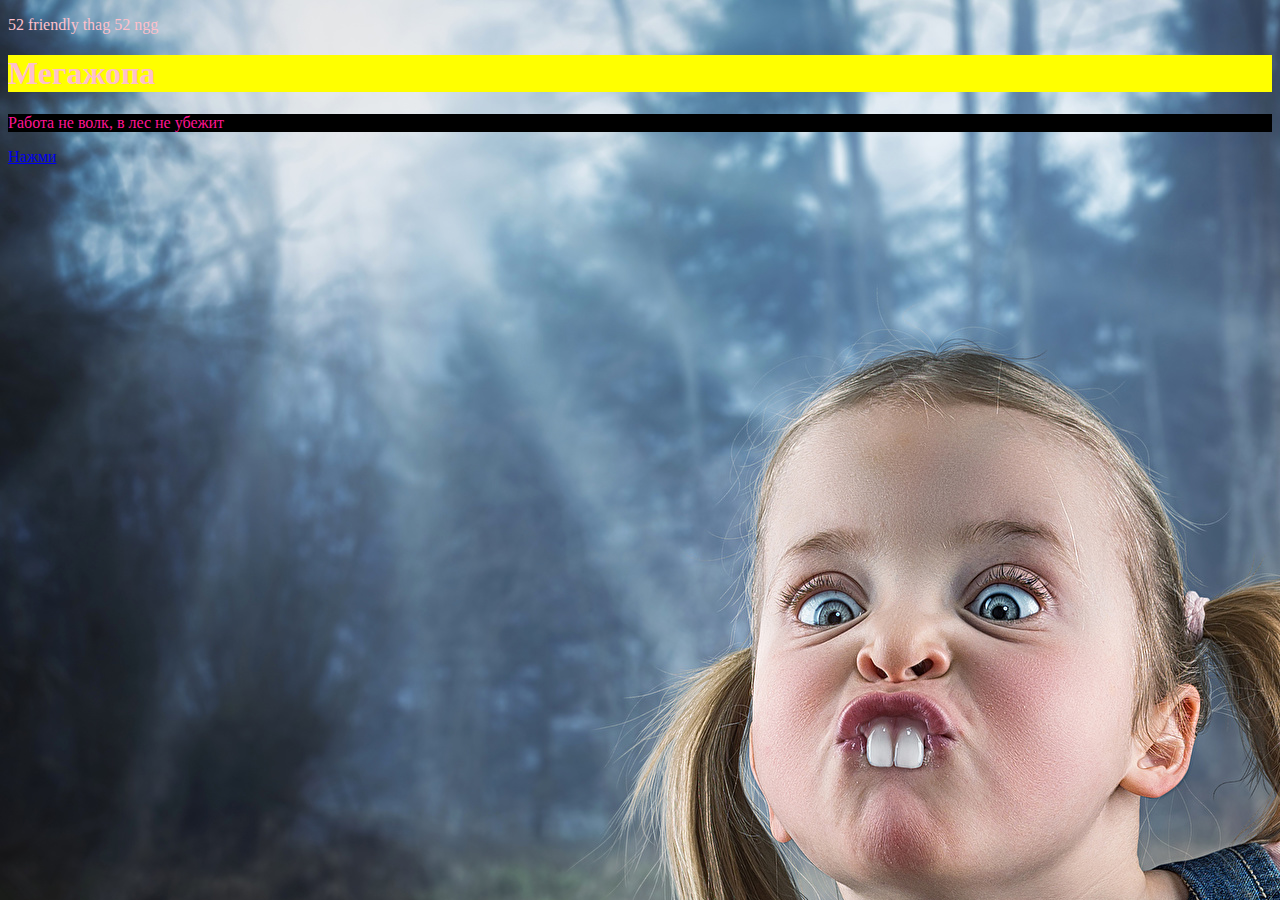
<file: yrok_21/index.html>
<!DOCTYPE html>
<html lang="en">
<head>
    <meta charset="UTF-8">
    <title>Кораблёбус</title>
    <link href="main.css" rel="stylesheet">
</head>
<body>
    <p class="b">
        52 friendly thag 52 ngg
    </p>
    <h1 class="a">
    Мегажопа
    </h1>
     <p class="oleg">
         Работа не волк, в лес не убежит
    </p>

    <a href = 'from.html'>Нажми</a>
</body>
</html>
</file>
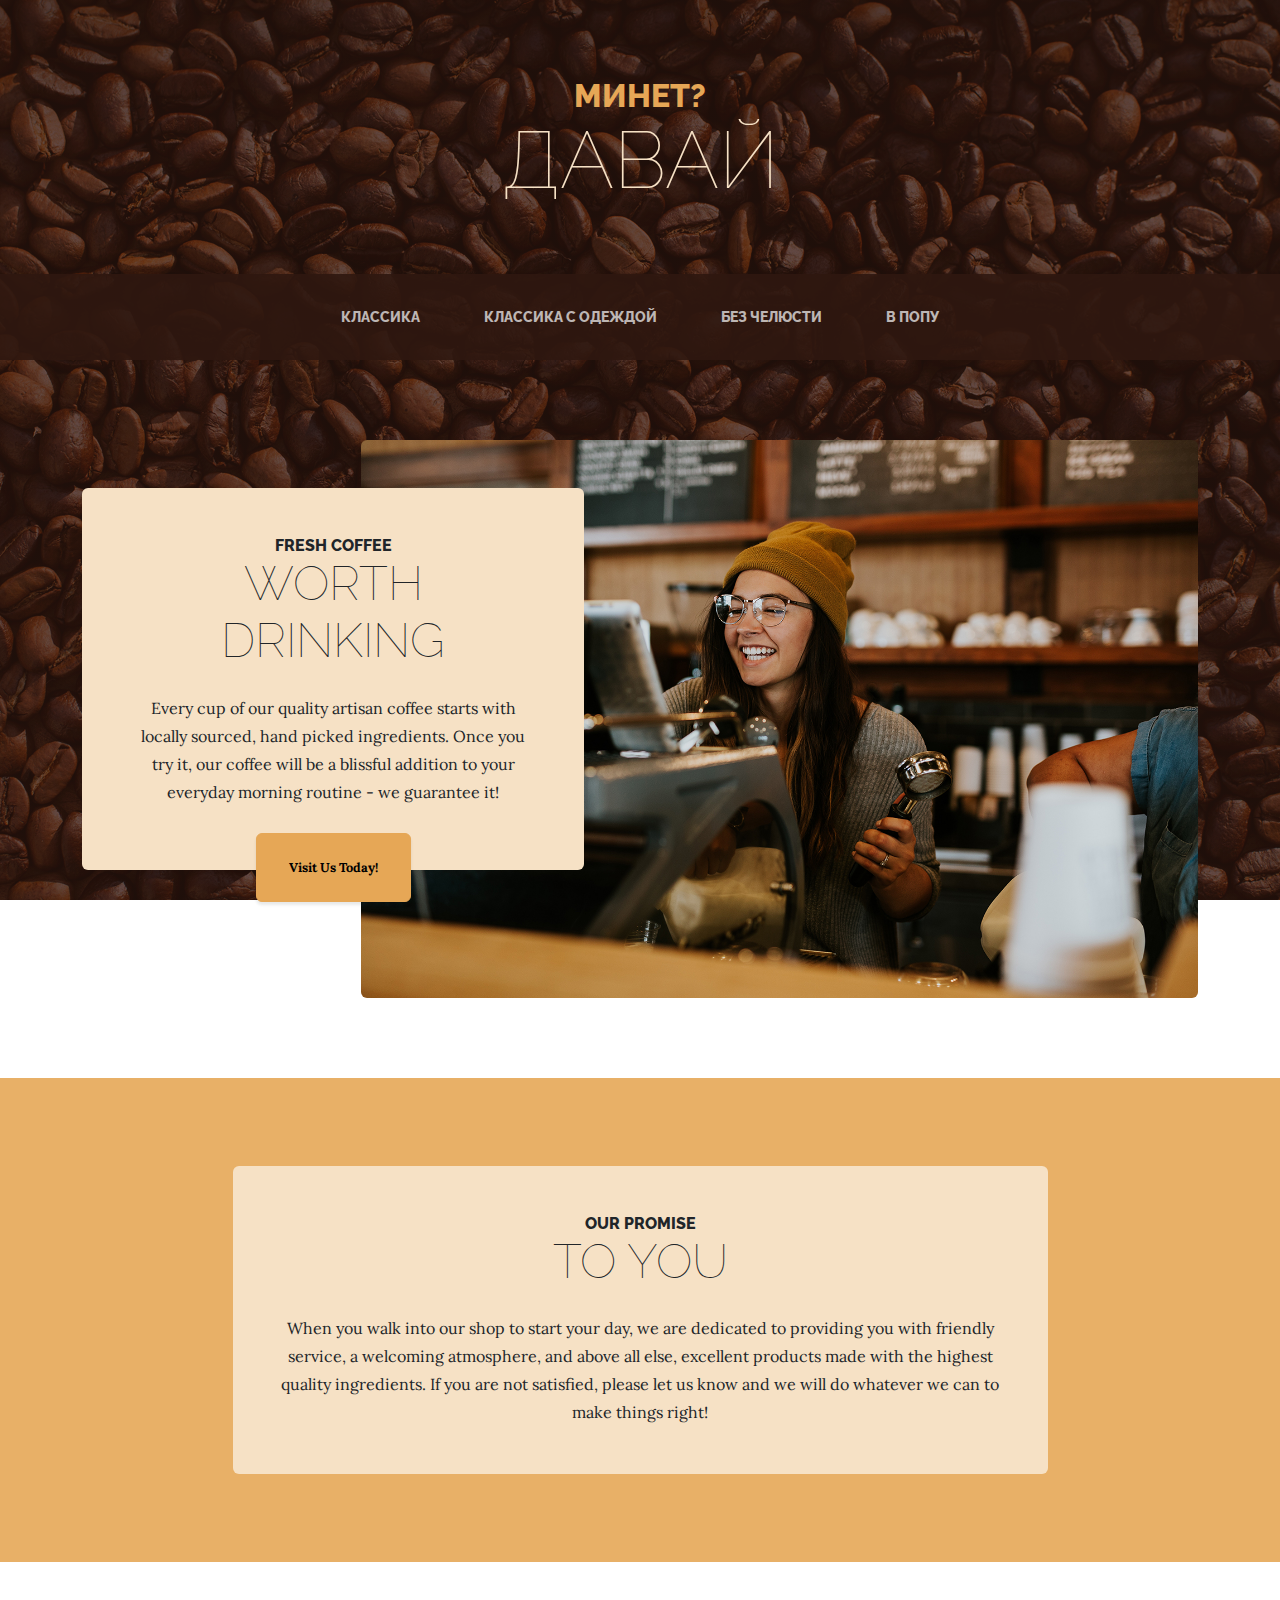
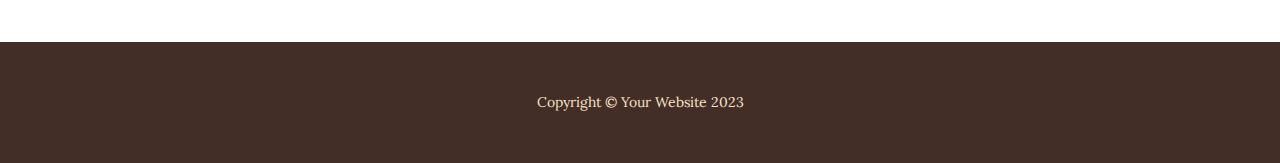
<file: yrok_21/templates_boostrap/index.html>
<!DOCTYPE html>
<html lang="en">
    <head>
        <meta charset="utf-8" />
        <meta name="viewport" content="width=device-width, initial-scale=1, shrink-to-fit=no" />
        <meta name="description" content="" />
        <meta name="author" content="" />
        <title>Продаю людей, бананы</title>
        <link rel="icon" type="image/x-icon" href="assets/favicon.ico" />
        <!-- Google fonts-->
        <link href="https://fonts.googleapis.com/css?family=Raleway:100,100i,200,200i,300,300i,400,400i,500,500i,600,600i,700,700i,800,800i,900,900i" rel="stylesheet" />
        <link href="https://fonts.googleapis.com/css?family=Lora:400,400i,700,700i" rel="stylesheet" />
        <!-- Core theme CSS (includes Bootstrap)-->
        <link href="css/styles.css" rel="stylesheet" />
    </head>
    <body>
        <header>
            <h1 class="site-heading text-center text-faded d-none d-lg-block">
                <span class="site-heading-upper text-primary mb-3">Минет?</span>
                <span class="site-heading-lower">давай</span>
            </h1>
        </header>
        <!-- Navigation-->
        <nav class="navbar navbar-expand-lg navbar-dark py-lg-4" id="mainNav">
            <div class="container">
                <a class="navbar-brand text-uppercase fw-bold d-lg-none" href="index.html">Start Bootstrap</a>
                <button class="navbar-toggler" type="button" data-bs-toggle="collapse" data-bs-target="#navbarSupportedContent" aria-controls="navbarSupportedContent" aria-expanded="false" aria-label="Toggle navigation"><span class="navbar-toggler-icon"></span></button>
                <div class="collapse navbar-collapse" id="navbarSupportedContent">
                    <ul class="navbar-nav mx-auto">
                        <li class="nav-item px-lg-4"><a class="nav-link text-uppercase" href="index.html">Классика</a></li>
                        <li class="nav-item px-lg-4"><a class="nav-link text-uppercase" href="about.html">Классика с одеждой</a></li>
                        <li class="nav-item px-lg-4"><a class="nav-link text-uppercase" href="products.html">Без челюсти</a></li>
                        <li class="nav-item px-lg-4"><a class="nav-link text-uppercase" href="store.html">В попу</a></li>
                    </ul>
                </div>
            </div>
        </nav>
        <section class="page-section clearfix">
            <div class="container">
                <div class="intro">
                    <img class="intro-img img-fluid mb-3 mb-lg-0 rounded" src="assets/img/intro.jpg" alt="..." />
                    <div class="intro-text left-0 text-center bg-faded p-5 rounded">
                        <h2 class="section-heading mb-4">
                            <span class="section-heading-upper">Fresh Coffee</span>
                            <span class="section-heading-lower">Worth Drinking</span>
                        </h2>
                        <p class="mb-3">Every cup of our quality artisan coffee starts with locally sourced, hand picked ingredients. Once you try it, our coffee will be a blissful addition to your everyday morning routine - we guarantee it!</p>
                        <div class="intro-button mx-auto"><a class="btn btn-primary btn-xl" href="#!">Visit Us Today!</a></div>
                    </div>
                </div>
            </div>
        </section>
        <section class="page-section cta">
            <div class="container">
                <div class="row">
                    <div class="col-xl-9 mx-auto">
                        <div class="cta-inner bg-faded text-center rounded">
                            <h2 class="section-heading mb-4">
                                <span class="section-heading-upper">Our Promise</span>
                                <span class="section-heading-lower">To You</span>
                            </h2>
                            <p class="mb-0">When you walk into our shop to start your day, we are dedicated to providing you with friendly service, a welcoming atmosphere, and above all else, excellent products made with the highest quality ingredients. If you are not satisfied, please let us know and we will do whatever we can to make things right!</p>
                        </div>
                    </div>
                </div>
            </div>
        </section>
        <footer class="footer text-faded text-center py-5">
            <div class="container"><p class="m-0 small">Copyright &copy; Your Website 2023</p></div>
        </footer>
        <!-- Bootstrap core JS-->
        <script src="https://cdn.jsdelivr.net/npm/bootstrap@5.2.3/dist/js/bootstrap.bundle.min.js"></script>
        <!-- Core theme JS-->
        <script src="js/scripts.js"></script>
    </body>
</html>
</file>
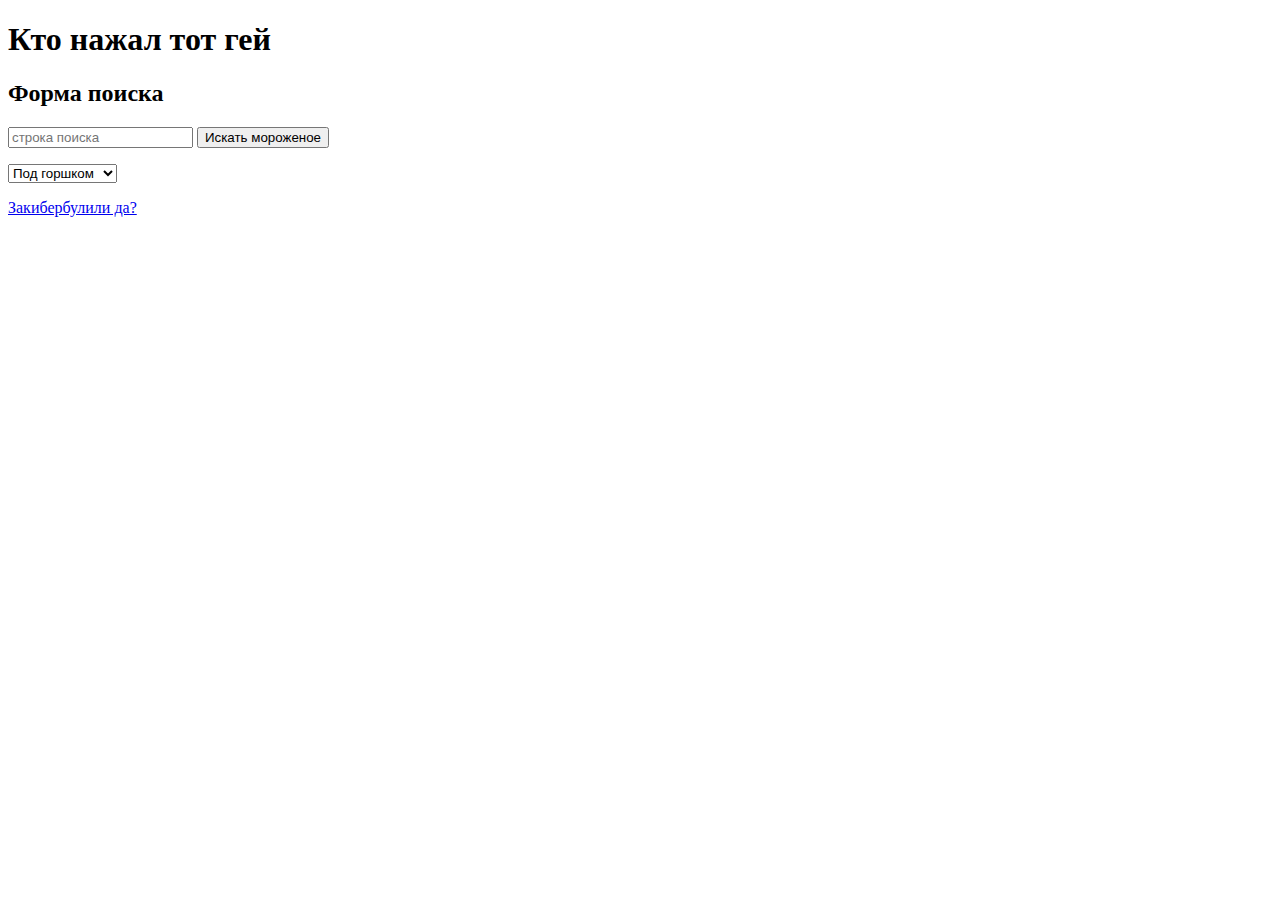
<file: yrok_21/from.html>
<!DOCTYPE html>
<html lang="en">
<head>
    <meta charset="UTF-8">
    <title>АХАХАХХАХАХХ</title>
</head>
<body>
  <h1>
    Кто нажал тот гей
  </h1>
  <h2>Форма поиска</h2>
  <form action = 'results.html'>
    <input type = 'text' value="" placeholder = 'строка поиска'>
    <input type="submit" value="Искать мороженое">
    <p><select name = 'where'>
      <option>Под мусоркой</option>
      <option value = ''>В книге</option>
      <option selected = ''>Под горшком</option>
    </select></p>
  </form>

    <a href = 'index.html'>Закибербулили да?</a>
</body>
</html>
</file>
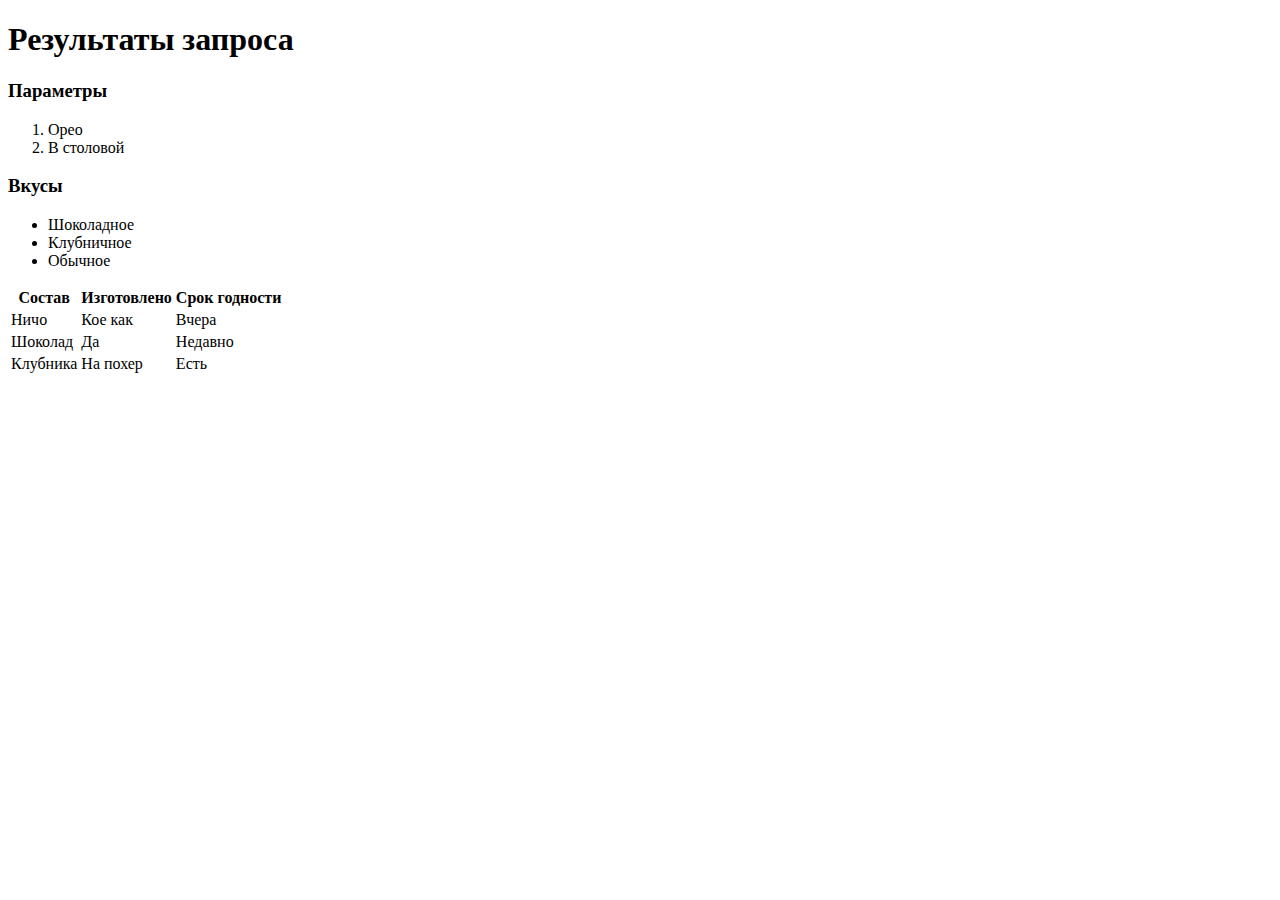
<file: yrok_21/results.html>
<!DOCTYPE html>
<html lang="en">
<head>
    <meta charset="UTF-8">
    <title>Результаты</title>
</head>
<body>
<h1>Результаты запроса</h1>
<h3>Параметры</h3>
<ol>
    <li>Орео</li>
    <li>В столовой</li>
</ol>
<h3>Вкусы</h3>
<ul>
    <li>Шоколадное</li>
    <li>Клубничное</li>
    <li>Обычное</li>
</ul>

<table>
    <tr>
        <th>Состав</th>
        <th>Изготовлено</th>
        <th>Срок годности</th>
    </tr>
    <tr>
        <td>Ничо</td>
        <td>Кое как</td>
        <td>Вчера</td>
    </tr>
    <tr>
        <td>Шоколад</td>
        <td>Да</td>
        <td>Недавно</td>
    </tr>
    <tr>
        <td>Клубника</td>
        <td>На похер</td>
        <td>Есть</td>
    </tr>
    <a href = 'index.html'
</table>
</body>
</html>
</file>
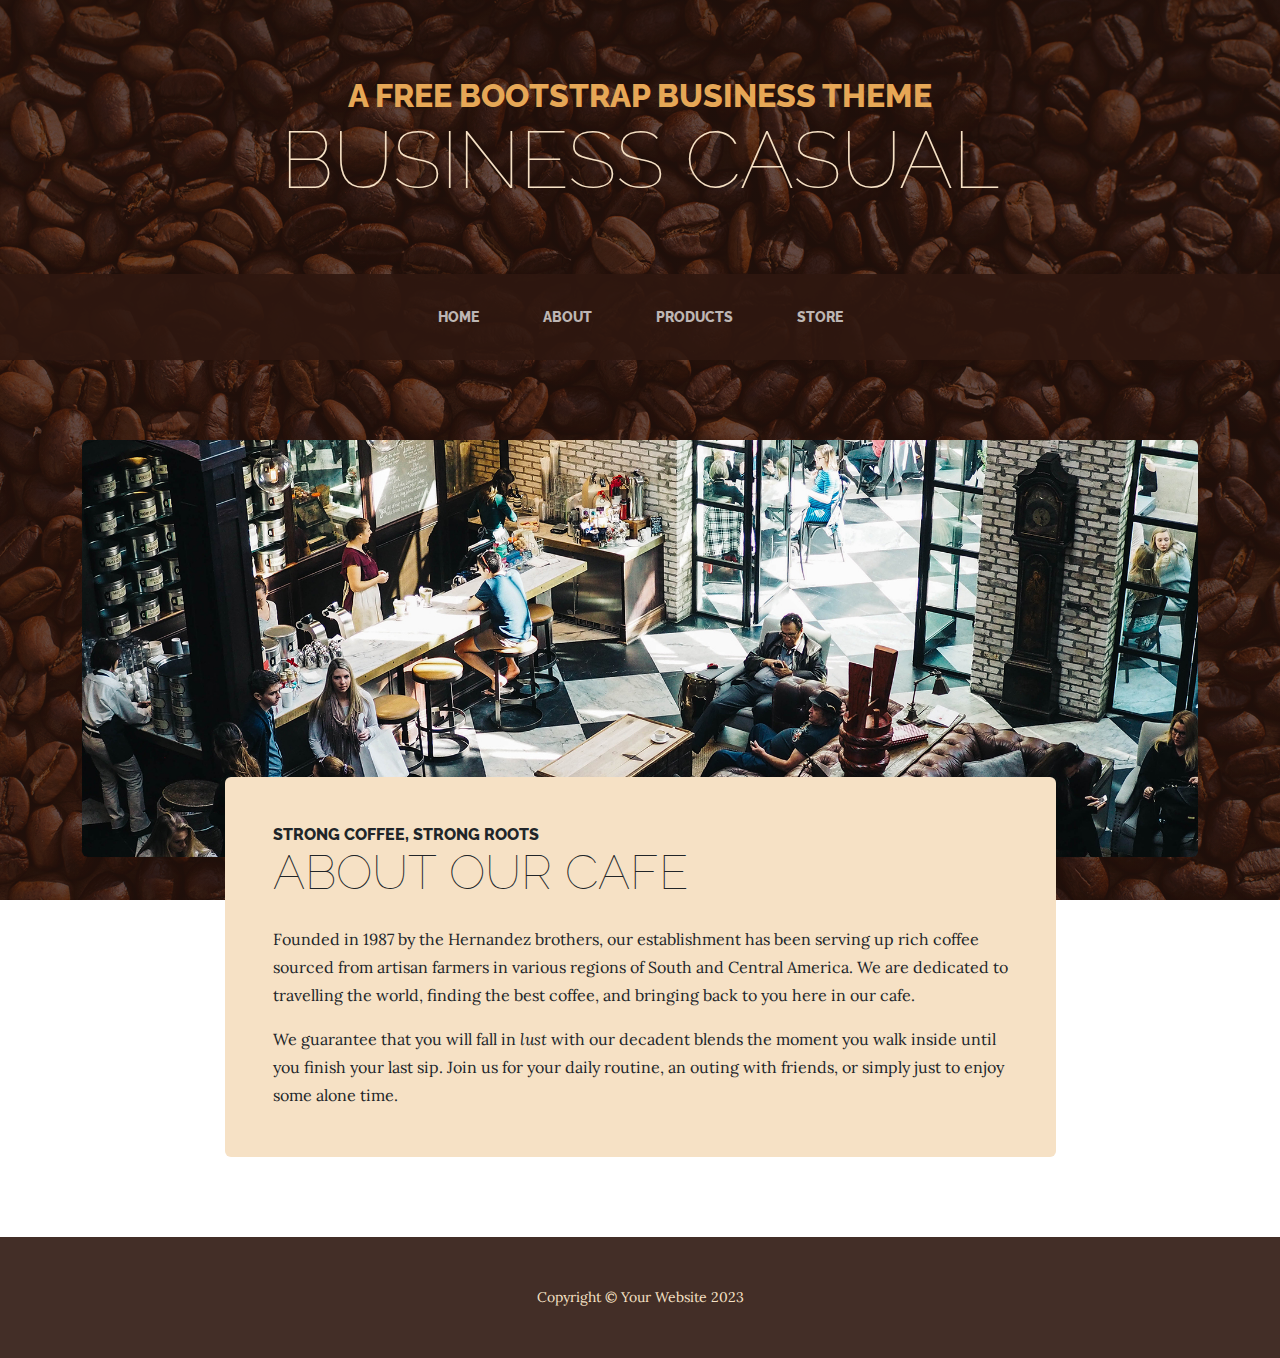
<file: yrok_21/templates_boostrap/about.html>
<!DOCTYPE html>
<html lang="en">
    <head>
        <meta charset="utf-8" />
        <meta name="viewport" content="width=device-width, initial-scale=1, shrink-to-fit=no" />
        <meta name="description" content="" />
        <meta name="author" content="" />
        <title>Business Casual - Start Bootstrap Theme</title>
        <link rel="icon" type="image/x-icon" href="assets/favicon.ico" />
        <!-- Google fonts-->
        <link href="https://fonts.googleapis.com/css?family=Raleway:100,100i,200,200i,300,300i,400,400i,500,500i,600,600i,700,700i,800,800i,900,900i" rel="stylesheet" />
        <link href="https://fonts.googleapis.com/css?family=Lora:400,400i,700,700i" rel="stylesheet" />
        <!-- Core theme CSS (includes Bootstrap)-->
        <link href="css/styles.css" rel="stylesheet" />
    </head>
    <body>
        <header>
            <h1 class="site-heading text-center text-faded d-none d-lg-block">
                <span class="site-heading-upper text-primary mb-3">A Free Bootstrap Business Theme</span>
                <span class="site-heading-lower">Business Casual</span>
            </h1>
        </header>
        <!-- Navigation-->
        <nav class="navbar navbar-expand-lg navbar-dark py-lg-4" id="mainNav">
            <div class="container">
                <a class="navbar-brand text-uppercase fw-bold d-lg-none" href="index.html">Start Bootstrap</a>
                <button class="navbar-toggler" type="button" data-bs-toggle="collapse" data-bs-target="#navbarSupportedContent" aria-controls="navbarSupportedContent" aria-expanded="false" aria-label="Toggle navigation"><span class="navbar-toggler-icon"></span></button>
                <div class="collapse navbar-collapse" id="navbarSupportedContent">
                    <ul class="navbar-nav mx-auto">
                        <li class="nav-item px-lg-4"><a class="nav-link text-uppercase" href="index.html">Home</a></li>
                        <li class="nav-item px-lg-4"><a class="nav-link text-uppercase" href="about.html">About</a></li>
                        <li class="nav-item px-lg-4"><a class="nav-link text-uppercase" href="products.html">Products</a></li>
                        <li class="nav-item px-lg-4"><a class="nav-link text-uppercase" href="store.html">Store</a></li>
                    </ul>
                </div>
            </div>
        </nav>
        <section class="page-section about-heading">
            <div class="container">
                <img class="img-fluid rounded about-heading-img mb-3 mb-lg-0" src="assets/img/about.jpg" alt="..." />
                <div class="about-heading-content">
                    <div class="row">
                        <div class="col-xl-9 col-lg-10 mx-auto">
                            <div class="bg-faded rounded p-5">
                                <h2 class="section-heading mb-4">
                                    <span class="section-heading-upper">Strong Coffee, Strong Roots</span>
                                    <span class="section-heading-lower">About Our Cafe</span>
                                </h2>
                                <p>Founded in 1987 by the Hernandez brothers, our establishment has been serving up rich coffee sourced from artisan farmers in various regions of South and Central America. We are dedicated to travelling the world, finding the best coffee, and bringing back to you here in our cafe.</p>
                                <p class="mb-0">
                                    We guarantee that you will fall in
                                    <em>lust</em>
                                    with our decadent blends the moment you walk inside until you finish your last sip. Join us for your daily routine, an outing with friends, or simply just to enjoy some alone time.
                                </p>
                            </div>
                        </div>
                    </div>
                </div>
            </div>
        </section>
        <footer class="footer text-faded text-center py-5">
            <div class="container"><p class="m-0 small">Copyright &copy; Your Website 2023</p></div>
        </footer>
        <!-- Bootstrap core JS-->
        <script src="https://cdn.jsdelivr.net/npm/bootstrap@5.2.3/dist/js/bootstrap.bundle.min.js"></script>
        <!-- Core theme JS-->
        <script src="js/scripts.js"></script>
    </body>
</html>
</file>
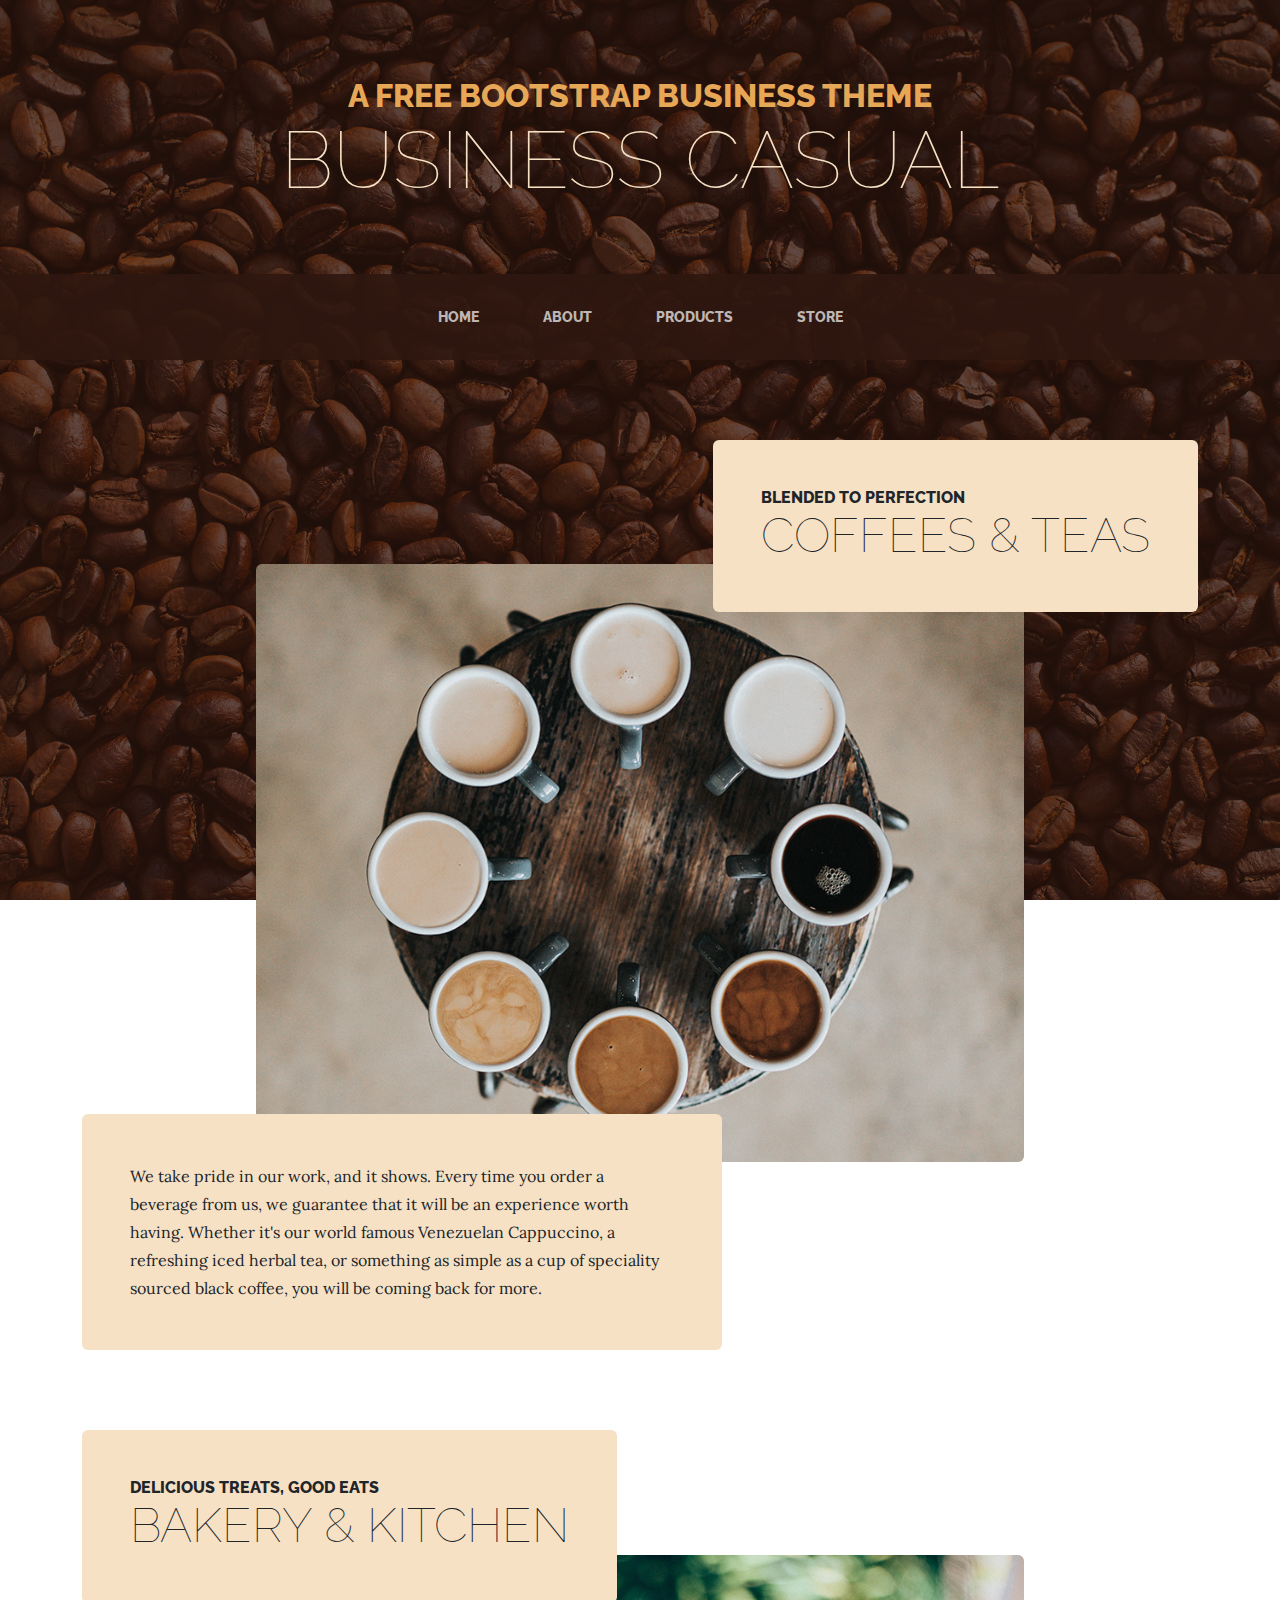
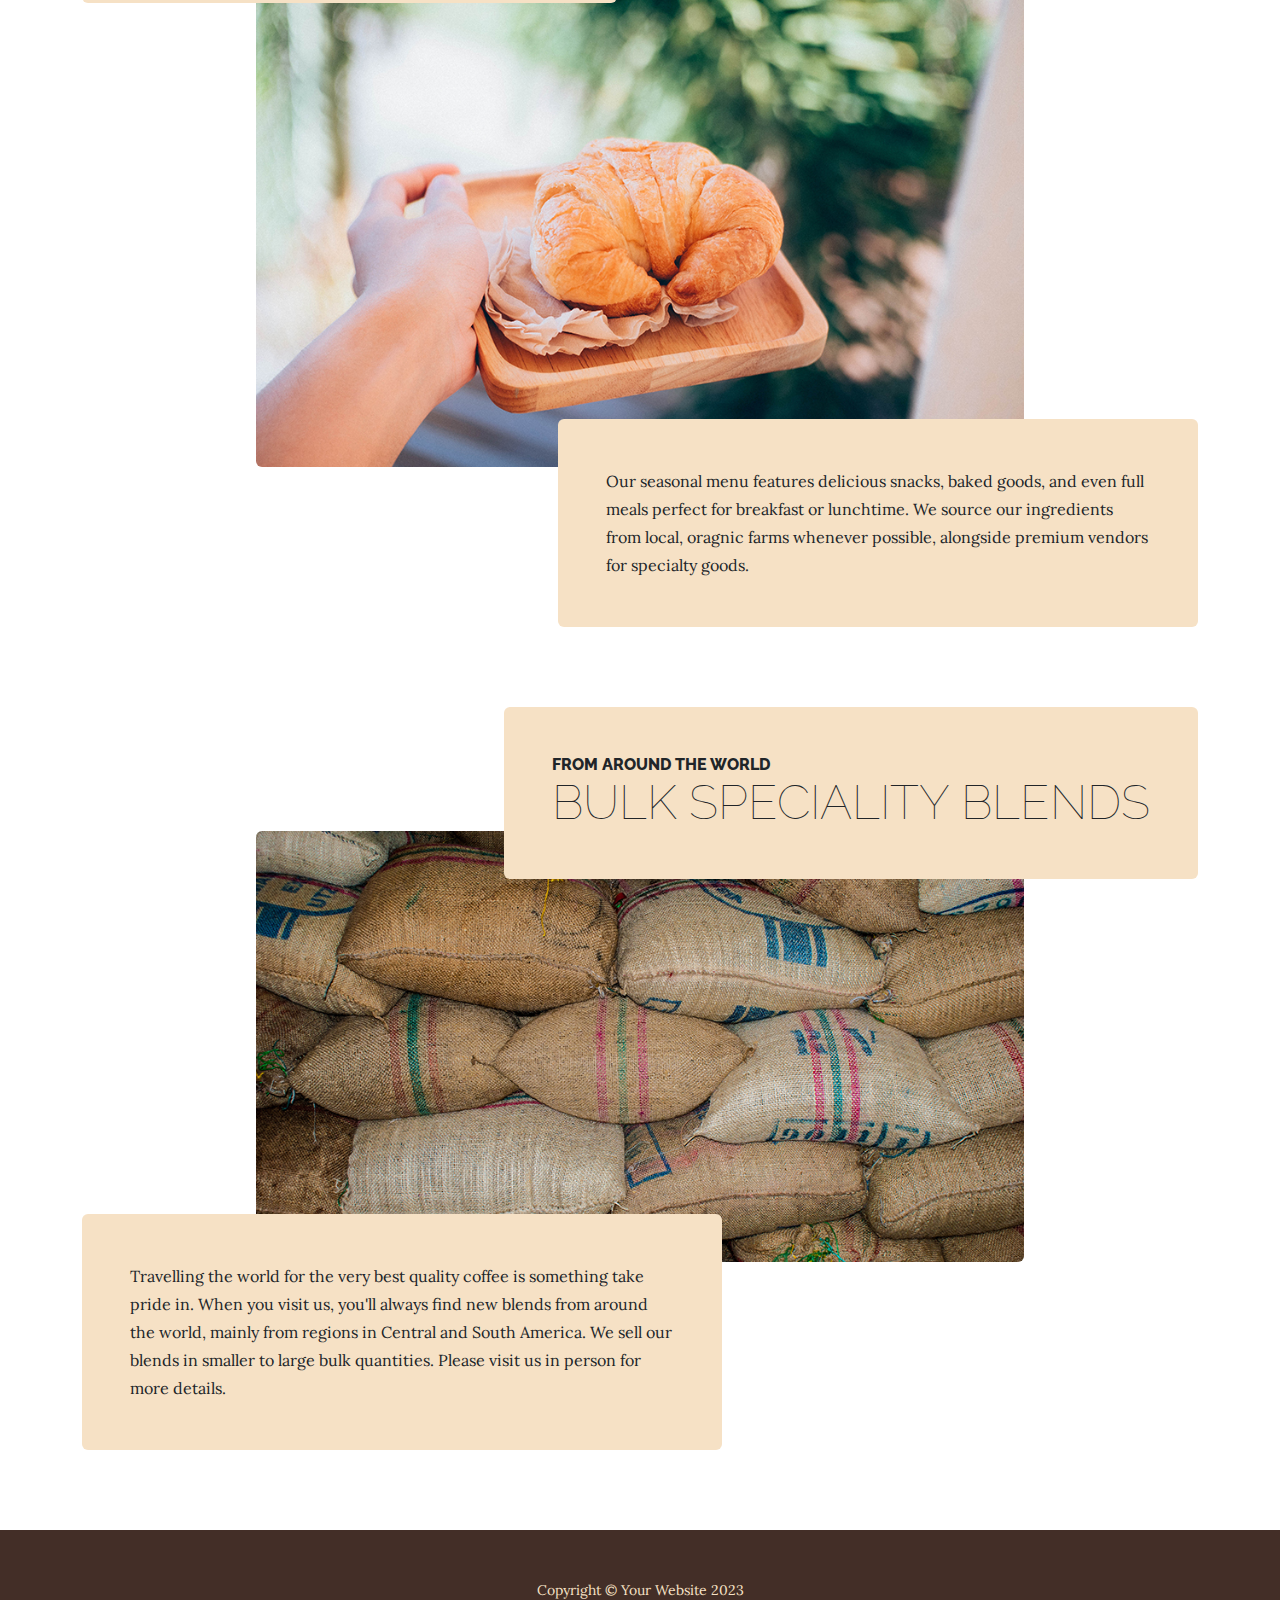
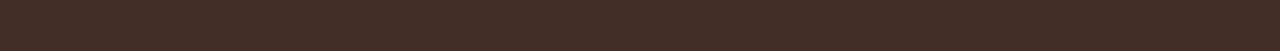
<file: yrok_21/templates_boostrap/products.html>
<!DOCTYPE html>
<html lang="en">
    <head>
        <meta charset="utf-8" />
        <meta name="viewport" content="width=device-width, initial-scale=1, shrink-to-fit=no" />
        <meta name="description" content="" />
        <meta name="author" content="" />
        <title>Business Casual - Start Bootstrap Theme</title>
        <link rel="icon" type="image/x-icon" href="assets/favicon.ico" />
        <!-- Google fonts-->
        <link href="https://fonts.googleapis.com/css?family=Raleway:100,100i,200,200i,300,300i,400,400i,500,500i,600,600i,700,700i,800,800i,900,900i" rel="stylesheet" />
        <link href="https://fonts.googleapis.com/css?family=Lora:400,400i,700,700i" rel="stylesheet" />
        <!-- Core theme CSS (includes Bootstrap)-->
        <link href="css/styles.css" rel="stylesheet" />
    </head>
    <body>
        <header>
            <h1 class="site-heading text-center text-faded d-none d-lg-block">
                <span class="site-heading-upper text-primary mb-3">A Free Bootstrap Business Theme</span>
                <span class="site-heading-lower">Business Casual</span>
            </h1>
        </header>
        <!-- Navigation-->
        <nav class="navbar navbar-expand-lg navbar-dark py-lg-4" id="mainNav">
            <div class="container">
                <a class="navbar-brand text-uppercase fw-bold d-lg-none" href="index.html">Start Bootstrap</a>
                <button class="navbar-toggler" type="button" data-bs-toggle="collapse" data-bs-target="#navbarSupportedContent" aria-controls="navbarSupportedContent" aria-expanded="false" aria-label="Toggle navigation"><span class="navbar-toggler-icon"></span></button>
                <div class="collapse navbar-collapse" id="navbarSupportedContent">
                    <ul class="navbar-nav mx-auto">
                        <li class="nav-item px-lg-4"><a class="nav-link text-uppercase" href="index.html">Home</a></li>
                        <li class="nav-item px-lg-4"><a class="nav-link text-uppercase" href="about.html">About</a></li>
                        <li class="nav-item px-lg-4"><a class="nav-link text-uppercase" href="products.html">Products</a></li>
                        <li class="nav-item px-lg-4"><a class="nav-link text-uppercase" href="store.html">Store</a></li>
                    </ul>
                </div>
            </div>
        </nav>
        <section class="page-section">
            <div class="container">
                <div class="product-item">
                    <div class="product-item-title d-flex">
                        <div class="bg-faded p-5 d-flex ms-auto rounded">
                            <h2 class="section-heading mb-0">
                                <span class="section-heading-upper">Blended to Perfection</span>
                                <span class="section-heading-lower">Coffees & Teas</span>
                            </h2>
                        </div>
                    </div>
                    <img class="product-item-img mx-auto d-flex rounded img-fluid mb-3 mb-lg-0" src="assets/img/products-01.jpg" alt="..." />
                    <div class="product-item-description d-flex me-auto">
                        <div class="bg-faded p-5 rounded"><p class="mb-0">We take pride in our work, and it shows. Every time you order a beverage from us, we guarantee that it will be an experience worth having. Whether it's our world famous Venezuelan Cappuccino, a refreshing iced herbal tea, or something as simple as a cup of speciality sourced black coffee, you will be coming back for more.</p></div>
                    </div>
                </div>
            </div>
        </section>
        <section class="page-section">
            <div class="container">
                <div class="product-item">
                    <div class="product-item-title d-flex">
                        <div class="bg-faded p-5 d-flex me-auto rounded">
                            <h2 class="section-heading mb-0">
                                <span class="section-heading-upper">Delicious Treats, Good Eats</span>
                                <span class="section-heading-lower">Bakery & Kitchen</span>
                            </h2>
                        </div>
                    </div>
                    <img class="product-item-img mx-auto d-flex rounded img-fluid mb-3 mb-lg-0" src="assets/img/products-02.jpg" alt="..." />
                    <div class="product-item-description d-flex ms-auto">
                        <div class="bg-faded p-5 rounded"><p class="mb-0">Our seasonal menu features delicious snacks, baked goods, and even full meals perfect for breakfast or lunchtime. We source our ingredients from local, oragnic farms whenever possible, alongside premium vendors for specialty goods.</p></div>
                    </div>
                </div>
            </div>
        </section>
        <section class="page-section">
            <div class="container">
                <div class="product-item">
                    <div class="product-item-title d-flex">
                        <div class="bg-faded p-5 d-flex ms-auto rounded">
                            <h2 class="section-heading mb-0">
                                <span class="section-heading-upper">From Around the World</span>
                                <span class="section-heading-lower">Bulk Speciality Blends</span>
                            </h2>
                        </div>
                    </div>
                    <img class="product-item-img mx-auto d-flex rounded img-fluid mb-3 mb-lg-0" src="assets/img/products-03.jpg" alt="..." />
                    <div class="product-item-description d-flex me-auto">
                        <div class="bg-faded p-5 rounded"><p class="mb-0">Travelling the world for the very best quality coffee is something take pride in. When you visit us, you'll always find new blends from around the world, mainly from regions in Central and South America. We sell our blends in smaller to large bulk quantities. Please visit us in person for more details.</p></div>
                    </div>
                </div>
            </div>
        </section>
        <footer class="footer text-faded text-center py-5">
            <div class="container"><p class="m-0 small">Copyright &copy; Your Website 2023</p></div>
        </footer>
        <!-- Bootstrap core JS-->
        <script src="https://cdn.jsdelivr.net/npm/bootstrap@5.2.3/dist/js/bootstrap.bundle.min.js"></script>
        <!-- Core theme JS-->
        <script src="js/scripts.js"></script>
    </body>
</html>
</file>
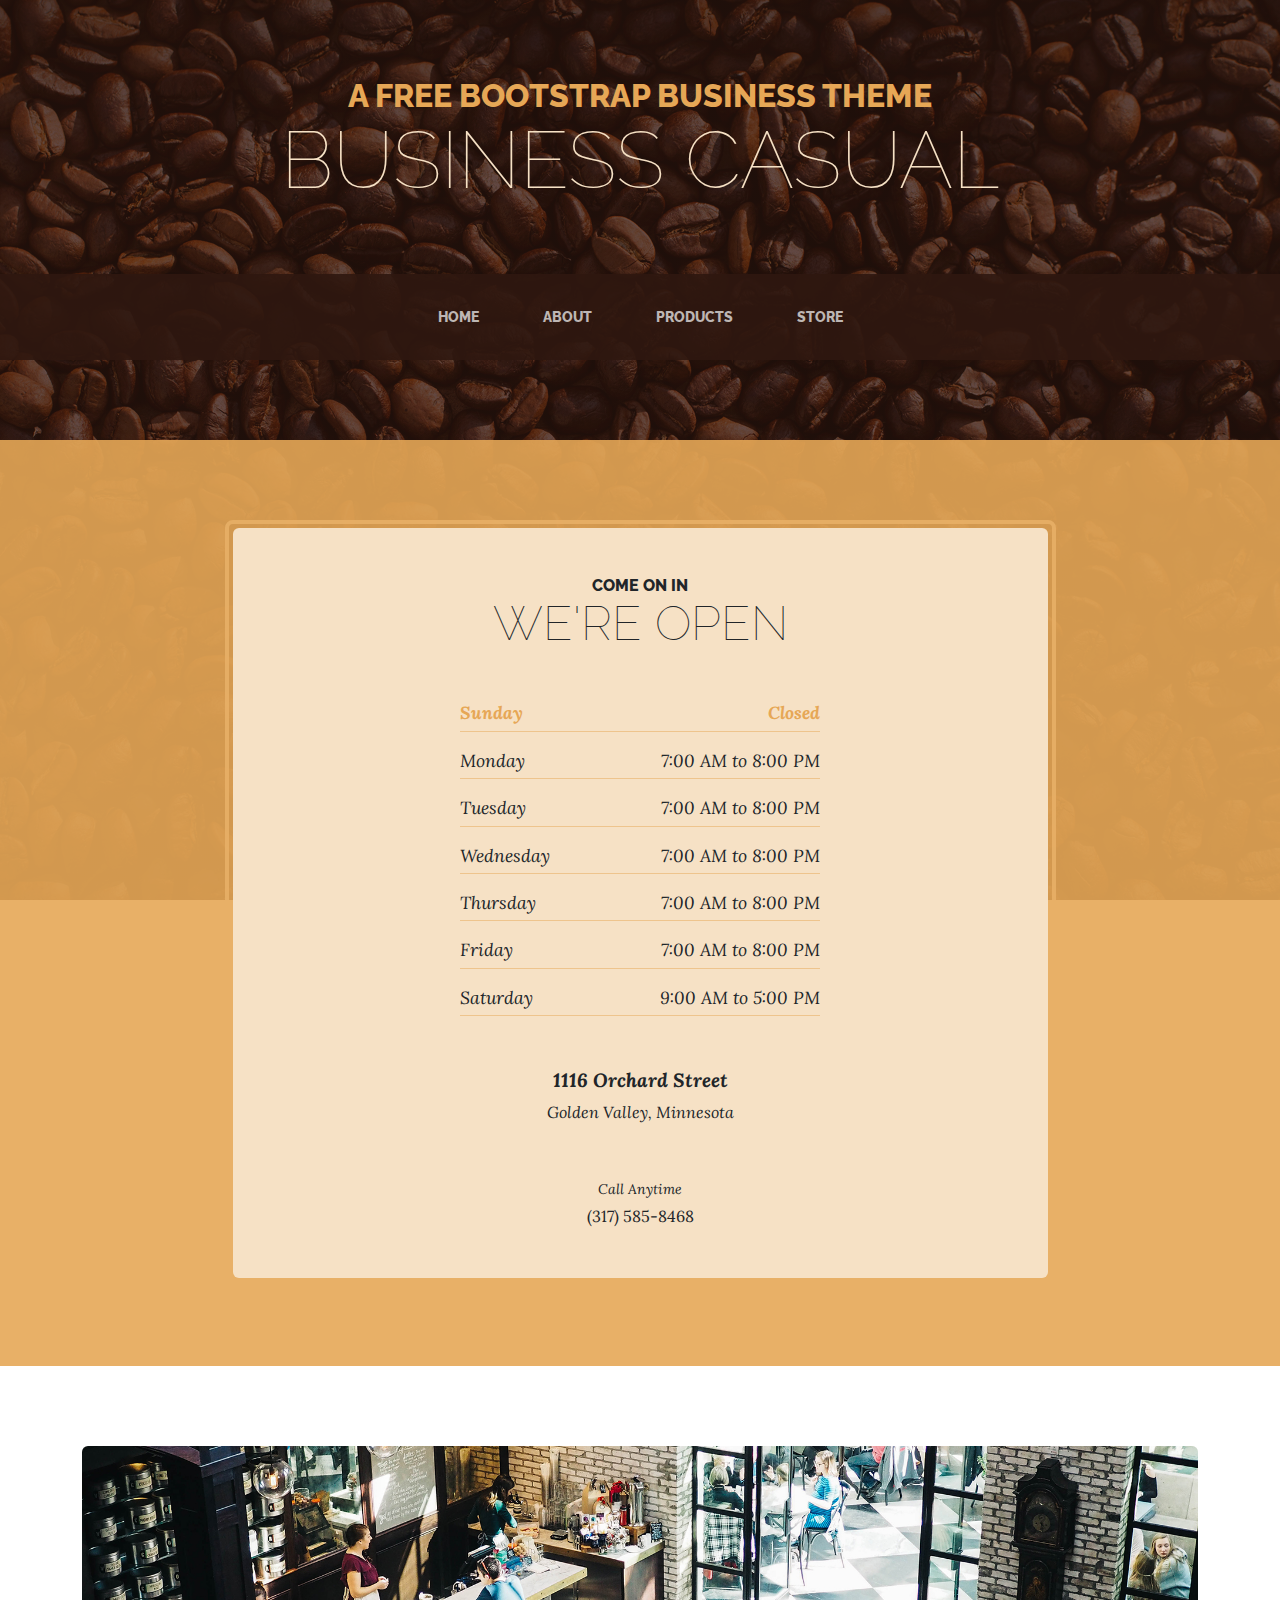
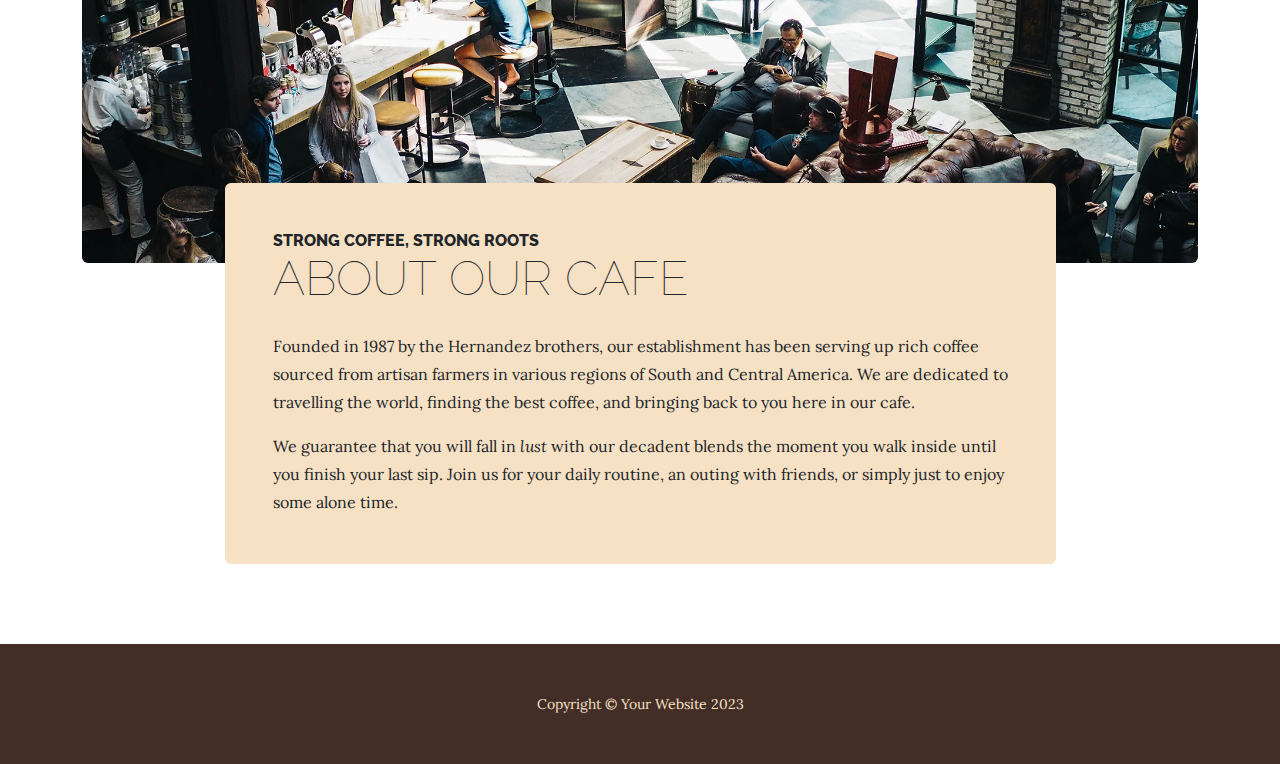
<file: yrok_21/templates_boostrap/store.html>
<!DOCTYPE html>
<html lang="en">
    <head>
        <meta charset="utf-8" />
        <meta name="viewport" content="width=device-width, initial-scale=1, shrink-to-fit=no" />
        <meta name="description" content="" />
        <meta name="author" content="" />
        <title>Business Casual - Start Bootstrap Theme</title>
        <link rel="icon" type="image/x-icon" href="assets/favicon.ico" />
        <!-- Google fonts-->
        <link href="https://fonts.googleapis.com/css?family=Raleway:100,100i,200,200i,300,300i,400,400i,500,500i,600,600i,700,700i,800,800i,900,900i" rel="stylesheet" />
        <link href="https://fonts.googleapis.com/css?family=Lora:400,400i,700,700i" rel="stylesheet" />
        <!-- Core theme CSS (includes Bootstrap)-->
        <link href="css/styles.css" rel="stylesheet" />
    </head>
    <body>
        <header>
            <h1 class="site-heading text-center text-faded d-none d-lg-block">
                <span class="site-heading-upper text-primary mb-3">A Free Bootstrap Business Theme</span>
                <span class="site-heading-lower">Business Casual</span>
            </h1>
        </header>
        <!-- Navigation-->
        <nav class="navbar navbar-expand-lg navbar-dark py-lg-4" id="mainNav">
            <div class="container">
                <a class="navbar-brand text-uppercase fw-bold d-lg-none" href="index.html">Start Bootstrap</a>
                <button class="navbar-toggler" type="button" data-bs-toggle="collapse" data-bs-target="#navbarSupportedContent" aria-controls="navbarSupportedContent" aria-expanded="false" aria-label="Toggle navigation"><span class="navbar-toggler-icon"></span></button>
                <div class="collapse navbar-collapse" id="navbarSupportedContent">
                    <ul class="navbar-nav mx-auto">
                        <li class="nav-item px-lg-4"><a class="nav-link text-uppercase" href="index.html">Home</a></li>
                        <li class="nav-item px-lg-4"><a class="nav-link text-uppercase" href="about.html">About</a></li>
                        <li class="nav-item px-lg-4"><a class="nav-link text-uppercase" href="products.html">Products</a></li>
                        <li class="nav-item px-lg-4"><a class="nav-link text-uppercase" href="store.html">Store</a></li>
                    </ul>
                </div>
            </div>
        </nav>
        <section class="page-section cta">
            <div class="container">
                <div class="row">
                    <div class="col-xl-9 mx-auto">
                        <div class="cta-inner bg-faded text-center rounded">
                            <h2 class="section-heading mb-5">
                                <span class="section-heading-upper">Come On In</span>
                                <span class="section-heading-lower">We're Open</span>
                            </h2>
                            <ul class="list-unstyled list-hours mb-5 text-left mx-auto">
                                <li class="list-unstyled-item list-hours-item d-flex">
                                    Sunday
                                    <span class="ms-auto">Closed</span>
                                </li>
                                <li class="list-unstyled-item list-hours-item d-flex">
                                    Monday
                                    <span class="ms-auto">7:00 AM to 8:00 PM</span>
                                </li>
                                <li class="list-unstyled-item list-hours-item d-flex">
                                    Tuesday
                                    <span class="ms-auto">7:00 AM to 8:00 PM</span>
                                </li>
                                <li class="list-unstyled-item list-hours-item d-flex">
                                    Wednesday
                                    <span class="ms-auto">7:00 AM to 8:00 PM</span>
                                </li>
                                <li class="list-unstyled-item list-hours-item d-flex">
                                    Thursday
                                    <span class="ms-auto">7:00 AM to 8:00 PM</span>
                                </li>
                                <li class="list-unstyled-item list-hours-item d-flex">
                                    Friday
                                    <span class="ms-auto">7:00 AM to 8:00 PM</span>
                                </li>
                                <li class="list-unstyled-item list-hours-item d-flex">
                                    Saturday
                                    <span class="ms-auto">9:00 AM to 5:00 PM</span>
                                </li>
                            </ul>
                            <p class="address mb-5">
                                <em>
                                    <strong>1116 Orchard Street</strong>
                                    <br />
                                    Golden Valley, Minnesota
                                </em>
                            </p>
                            <p class="mb-0">
                                <small><em>Call Anytime</em></small>
                                <br />
                                (317) 585-8468
                            </p>
                        </div>
                    </div>
                </div>
            </div>
        </section>
        <section class="page-section about-heading">
            <div class="container">
                <img class="img-fluid rounded about-heading-img mb-3 mb-lg-0" src="assets/img/about.jpg" alt="..." />
                <div class="about-heading-content">
                    <div class="row">
                        <div class="col-xl-9 col-lg-10 mx-auto">
                            <div class="bg-faded rounded p-5">
                                <h2 class="section-heading mb-4">
                                    <span class="section-heading-upper">Strong Coffee, Strong Roots</span>
                                    <span class="section-heading-lower">About Our Cafe</span>
                                </h2>
                                <p>Founded in 1987 by the Hernandez brothers, our establishment has been serving up rich coffee sourced from artisan farmers in various regions of South and Central America. We are dedicated to travelling the world, finding the best coffee, and bringing back to you here in our cafe.</p>
                                <p class="mb-0">
                                    We guarantee that you will fall in
                                    <em>lust</em>
                                    with our decadent blends the moment you walk inside until you finish your last sip. Join us for your daily routine, an outing with friends, or simply just to enjoy some alone time.
                                </p>
                            </div>
                        </div>
                    </div>
                </div>
            </div>
        </section>
        <footer class="footer text-faded text-center py-5">
            <div class="container"><p class="m-0 small">Copyright &copy; Your Website 2023</p></div>
        </footer>
        <!-- Bootstrap core JS-->
        <script src="https://cdn.jsdelivr.net/npm/bootstrap@5.2.3/dist/js/bootstrap.bundle.min.js"></script>
        <!-- Core theme JS-->
        <script src="js/scripts.js"></script>
    </body>
</html>
</file>
<file: yrok_21/main.css>
.oleg{
    color: deeppink;
    background-color: black;
}
.a{
    color: pink;
    background-color:yellow
}
.b{
   color: pink;
}
body {
background-image: url("ф.jpg");
}
</file>
